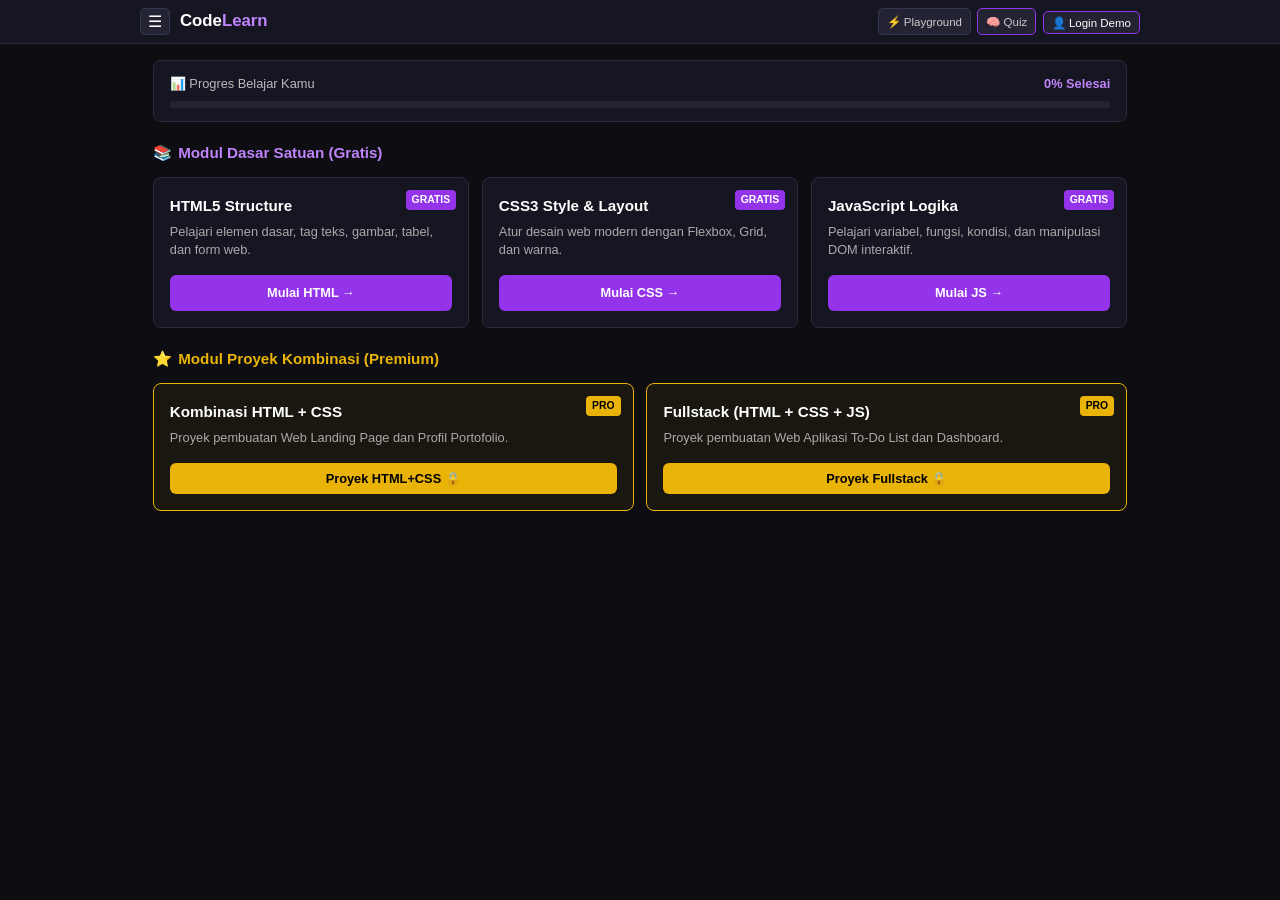
<file: index.html>
<!DOCTYPE html>
<html lang="id">
<head>
  <meta charset="UTF-8">
  <meta name="viewport" content="width=device-width, initial-scale=1.0">
  <title>CodeLearn - Platform Belajar Web Development</title>

  <style>
    * {
      box-sizing: border-box;
      margin: 0;
      padding: 0;
      font-family: -apple-system, BlinkMacSystemFont, "Segoe UI", Roboto, sans-serif;
    }
    body {
      background-color: #0d0d12;
      color: #ededed;
      line-height: 1.6;
      padding-bottom: 3rem;
    }

    /* --- NAVBAR HEADER --- */
    header {
      background-color: #161622;
      border-bottom: 1px solid #2a2a3c;
      padding: 0.5rem 0.8rem;
      position: sticky;
      top: 0;
      z-index: 90;
    }
    .nav-container {
      max-width: 1000px;
      margin: 0 auto;
      display: flex;
      justify-content: space-between;
      align-items: center;
    }
    .nav-left {
      display: flex;
      align-items: center;
      gap: 0.6rem;
    }
    .btn-hamburger {
      background: #232334;
      border: 1px solid #363650;
      color: #fff;
      font-size: 1rem;
      padding: 0.2rem 0.45rem;
      border-radius: 5px;
      cursor: pointer;
    }

    .logo {
      font-size: 1.05rem;
      font-weight: bold;
      color: #fff;
      text-decoration: none;
    }
    .logo span { color: #c084fc; }

    .nav-right {
      display: flex;
      align-items: center;
      gap: 0.4rem;
    }

    /* TOMBOL NAVBAR SUPER RINGKAS & KECIL */
    .btn-nav-sm {
      background: #232334;
      border: 1px solid #363650;
      color: #ccc;
      padding: 0.22rem 0.5rem;
      border-radius: 5px;
      font-size: 0.72rem;
      font-weight: 500;
      text-decoration: none;
      cursor: pointer;
      display: inline-flex;
      align-items: center;
      gap: 0.3rem;
      transition: all 0.2s;
    }
    .btn-nav-sm:hover { 
      background: #2d2d42; 
      color: #fff;
    }

    .btn-demo-login {
      background: #232334;
      border: 1px solid #9333ea;
      color: #fff;
    }
    .btn-demo-login:hover { background: #2e1d42; }

    /* PROFIL AKUN DEMO DI NAVBAR KANAN ATAS */
    .user-profile-badge {
      display: flex;
      align-items: center;
      gap: 0.4rem;
      background: #232334;
      border: 1px solid #363650;
      padding: 0.18rem 0.5rem 0.18rem 0.25rem;
      border-radius: 15px;
    }
    .user-avatar-placeholder {
      width: 22px;
      height: 22px;
      border-radius: 50%;
      background: #9333ea;
      color: #fff;
      display: flex;
      align-items: center;
      justify-content: center;
      font-size: 0.65rem;
      font-weight: bold;
      border: 1px solid #a855f7;
    }
    .user-name-text {
      font-size: 0.72rem;
      color: #fff;
      font-weight: 500;
      max-width: 90px;
      white-space: nowrap;
      overflow: hidden;
      text-overflow: ellipsis;
    }
    .btn-logout-icon {
      background: none;
      border: none;
      color: #ef4444;
      cursor: pointer;
      font-size: 0.75rem;
      margin-left: 0.1rem;
    }

    /* --- SIDEBAR DRAWER --- */
    .sidebar-overlay {
      position: fixed;
      top: 0; left: 0; right: 0; bottom: 0;
      background: rgba(0, 0, 0, 0.7);
      z-index: 100;
      opacity: 0;
      pointer-events: none;
      transition: opacity 0.3s ease;
    }
    .sidebar-overlay.active { opacity: 1; pointer-events: auto; }
    .sidebar {
      position: fixed;
      top: 0; left: 0;
      width: 260px;
      height: 100%;
      background: #161622;
      border-right: 1px solid #2a2a3c;
      z-index: 101;
      padding: 1rem;
      transform: translateX(-100%);
      transition: transform 0.3s ease;
      display: flex;
      flex-direction: column;
    }
    .sidebar.active { transform: translateX(0); }
    .sidebar-header {
      display: flex;
      justify-content: space-between;
      align-items: center;
      margin-bottom: 1.2rem;
      border-bottom: 1px solid #2a2a3c;
      padding-bottom: 0.6rem;
    }
    .btn-close { background: none; border: none; color: #aaa; font-size: 1.3rem; cursor: pointer; }
    .sidebar-menu { list-style: none; display: flex; flex-direction: column; gap: 0.4rem; overflow-y: auto; }
    .sidebar-menu a {
      display: flex;
      align-items: center;
      justify-content: space-between;
      padding: 0.55rem 0.7rem;
      color: #ddd;
      text-decoration: none;
      border-radius: 6px;
      font-size: 0.82rem;
      cursor: pointer;
    }
    .sidebar-menu a span { display: flex; align-items: center; gap: 0.7rem; }
    .sidebar-menu a:hover, .sidebar-menu a.active { background: #232334; color: #c084fc; }

    /* --- CONTENT AREA --- */
    .container { max-width: 1000px; margin: 1rem auto; padding: 0 0.8rem; }
    .progress-box {
      background: #161622;
      border: 1px solid #2a2a3c;
      border-radius: 8px;
      padding: 0.8rem 1rem;
      margin-bottom: 1.2rem;
    }
    .progress-info { display: flex; justify-content: space-between; font-size: 0.8rem; margin-bottom: 0.4rem; color: #bbb; }
    .progress-bar-bg { background: #232334; height: 7px; border-radius: 10px; overflow: hidden; }
    
    .progress-bar-fill { 
      background: linear-gradient(90deg, #9333ea, #c084fc); 
      height: 100%; 
      width: 0%; 
      border-radius: 10px; 
      transition: width 0.5s ease-in-out;
    }

    .section-title { font-size: 0.95rem; margin: 1.2rem 0 0.7rem 0; color: #c084fc; display: flex; align-items: center; gap: 0.4rem; font-weight: bold; }
    .grid { display: grid; grid-template-columns: repeat(auto-fit, minmax(260px, 1fr)); gap: 0.8rem; }
    .card { background-color: #161622; border: 1px solid #2a2a3c; border-radius: 8px; padding: 1rem; display: flex; flex-direction: column; justify-content: space-between; position: relative; }
    .card-pro { border-color: #eab308; background-color: #1a1710; }
    .badge { position: absolute; top: 12px; right: 12px; font-size: 0.65rem; padding: 2px 6px; border-radius: 4px; font-weight: bold; }
    .badge-free { background: #9333ea; color: #fff; }
    .badge-pro { background: #eab308; color: #000; }
    .card h3 { font-size: 0.95rem; color: #fff; margin-bottom: 0.3rem; }
    .card p { color: #aaa; font-size: 0.8rem; margin-bottom: 1rem; line-height: 1.4; }
    .btn-primary { display: block; width: 100%; text-align: center; padding: 0.5rem; background-color: #9333ea; color: #fff; font-weight: bold; border-radius: 6px; text-decoration: none; font-size: 0.8rem; border: none; cursor: pointer; }
    .btn-pro { background-color: #eab308; color: #000; }
  </style>
</head>
<body>

  <!-- NAVBAR HEADER -->
  <header>
    <div class="nav-container">
      <div class="nav-left">
        <button class="btn-hamburger" id="openMenuBtn">☰</button>
        <a href="index.html" class="logo">Code<span>Learn</span></a>
      </div>
      
      <div class="nav-right">
        <a href="playground.html" class="btn-nav-sm">⚡ Playground</a>
        <a href="quiz.html" class="btn-nav-sm" style="border-color: #9333ea;">🧠 Quiz</a>
        
        <div id="authNavArea">
          <button class="btn-nav-sm btn-demo-login" onclick="loginDemo()">
            👤 Login Demo
          </button>
        </div>
      </div>
    </div>
  </header>

  <!-- SIDEBAR MENU DRAWER -->
  <div class="sidebar-overlay" id="sidebarOverlay"></div>
  <aside class="sidebar" id="sidebar">
    <div class="sidebar-header">
      <a href="index.html" class="logo">Code<span>Learn</span></a>
      <button class="btn-close" id="closeMenuBtn">&times;</button>
    </div>
    <ul class="sidebar-menu">
      <li><a href="index.html" class="active"><span>🏠 Beranda</span></a></li>
      <li><a href="playground.html"><span>💻 Playground</span></a></li>
      <li><a href="quiz.html"><span>🧠 Quiz Interaktif</span></a></li>
      <li><hr style="border:0; border-top:1px solid #2a2a3c; margin:0.3rem 0;"></li>
      <li style="font-size:0.7rem; color:#888; padding:0.2rem 0.7rem; font-weight:bold;">MODUL DASAR</li>
      <li><a href="belajar.html?course=html"><span>🌐 HTML5 Structure</span></a></li>
      <li><a href="belajar.html?course=css"><span>🎨 CSS3 Style & Layout</span></a></li>
      <li><a href="belajar.html?course=js"><span>⚡ JavaScript Logika</span></a></li>
      
      <li style="font-size:0.7rem; color:#eab308; padding:0.2rem 0.7rem; font-weight:bold; margin-top:0.3rem;">MODUL PROYEK (PRO)</li>
      <li><a onclick="processDemoPayment('Modul HTML + CSS (Pro)')"><span>🚀 HTML + CSS</span> <span id="badgeHtmlCss" style="font-size:0.7rem; color:#eab308;">🔒</span></a></li>
      <li><a onclick="processDemoPayment('Modul Fullstack (Pro)')"><span>🔥 Fullstack (JS)</span> <span id="badgeFullstack" style="font-size:0.7rem; color:#eab308;">🔒</span></a></li>

      <li><hr style="border:0; border-top:1px solid #2a2a3c; margin:0.3rem 0;"></li>
      <li><a onclick="processDemoPayment('Akses Premium Full')" style="background: rgba(234, 179, 8, 0.1); border: 1px dashed #eab308;"><span>⭐ Akses Premium</span> <span id="badgePremiumSidebar" style="font-size:0.7rem; color:#eab308;">UPGRADE</span></a></li>
    </ul>
  </aside>

  <div class="container">
    <div class="progress-box">
      <div class="progress-info">
        <span>📊 Progres Belajar Kamu</span>
        <strong id="progressText" style="color:#c084fc;">0% Selesai</strong>
      </div>
      <div class="progress-bar-bg">
        <div id="progressBarFill" class="progress-bar-fill"></div>
      </div>
    </div>

    <div class="section-title">
      <span>📚</span> Modul Dasar Satuan (Gratis)
    </div>
    <div class="grid">
      <div class="card">
        <span class="badge badge-free">GRATIS</span>
        <h3>HTML5 Structure</h3>
        <p>Pelajari elemen dasar, tag teks, gambar, tabel, dan form web.</p>
        <a href="belajar.html?course=html" class="btn-primary">Mulai HTML →</a>
      </div>

      <div class="card">
        <span class="badge badge-free">GRATIS</span>
        <h3>CSS3 Style & Layout</h3>
        <p>Atur desain web modern dengan Flexbox, Grid, dan warna.</p>
        <a href="belajar.html?course=css" class="btn-primary">Mulai CSS →</a>
      </div>

      <div class="card">
        <span class="badge badge-free">GRATIS</span>
        <h3>JavaScript Logika</h3>
        <p>Pelajari variabel, fungsi, kondisi, dan manipulasi DOM interaktif.</p>
        <a href="belajar.html?course=js" class="btn-primary">Mulai JS →</a>
      </div>
    </div>

    <div class="section-title" style="color:#eab308;">
      <span>⭐</span> Modul Proyek Kombinasi (Premium)
    </div>
    <div class="grid">
      <div class="card card-pro">
        <span class="badge badge-pro" id="badgeCard1">PRO 🔒</span>
        <h3>Kombinasi HTML + CSS</h3>
        <p>Proyek pembuatan Web Landing Page dan Profil Portofolio.</p>
        <button onclick="processDemoPayment('Kombinasi HTML + CSS')" class="btn-primary btn-pro" id="btnCard1">Proyek HTML+CSS 🔒</button>
      </div>

      <div class="card card-pro">
        <span class="badge badge-pro" id="badgeCard2">PRO 🔒</span>
        <h3>Fullstack (HTML + CSS + JS)</h3>
        <p>Proyek pembuatan Web Aplikasi To-Do List dan Dashboard.</p>
        <button onclick="processDemoPayment('Fullstack JavaScript')" class="btn-primary btn-pro" id="btnCard2">Proyek Fullstack 🔒</button>
      </div>
    </div>
  </div>

  <!-- SCRIPT LOGIN DEMO & PEMBAYARAN -->
  <script>
    // Cek status login demo saat halaman dimuat
    function checkDemoAuth() {
      const demoUser = localStorage.getItem('codelearn_demouser');
      const isPremium = localStorage.getItem('codelearn_is_premium') === 'true';
      
      updateNavUI(demoUser);
      updateAppStatus(demoUser, isPremium);
    }

    function updateNavUI(username) {
      const authNavArea = document.getElementById('authNavArea');
      if (!authNavArea) return;

      if (username) {
        const initial = username.charAt(0).toUpperCase();
        authNavArea.innerHTML = `
          <div class="user-profile-badge">
            <div class="user-avatar-placeholder">${initial}</div>
            <span class="user-name-text">${username}</span>
            <button class="btn-logout-icon" onclick="logoutDemo()" title="Keluar">✕</button>
          </div>
        `;
      } else {
        authNavArea.innerHTML = `
          <button class="btn-nav-sm btn-demo-login" onclick="loginDemo()">
            👤 Login Demo
          </button>
        `;
      }
    }

    function updateAppStatus(username, isPremium) {
      // Tombol kartu Pro dan Sidebar
      const btnCard1 = document.getElementById('btnCard1');
      const btnCard2 = document.getElementById('btnCard2');
      const badgeCard1 = document.getElementById('badgeCard1');
      const badgeCard2 = document.getElementById('badgeCard2');
      const badgeHtmlCss = document.getElementById('badgeHtmlCss');
      const badgeFullstack = document.getElementById('badgeFullstack');
      const badgePremiumSidebar = document.getElementById('badgePremiumSidebar');

      if (isPremium) {
        if (btnCard1) { btnCard1.textContent = "Buka Proyek →"; btnCard1.style.background = "#22c55e"; btnCard1.style.color = "#fff"; }
        if (btnCard2) { btnCard2.textContent = "Buka Proyek →"; btnCard2.style.background = "#22c55e"; btnCard2.style.color = "#fff"; }
        if (badgeCard1) badgeCard1.textContent = "UNLOCKED";
        if (badgeCard2) badgeCard2.textContent = "UNLOCKED";
        if (badgeHtmlCss) badgeHtmlCss.textContent = "🔓";
        if (badgeFullstack) badgeFullstack.textContent = "🔓";
        if (badgePremiumSidebar) badgePremiumSidebar.textContent = "AKTIF ✓";
      } else {
        if (btnCard1) { btnCard1.textContent = "Proyek HTML+CSS 🔒"; btnCard1.style.background = ""; btnCard1.style.color = ""; }
        if (btnCard2) { btnCard2.textContent = "Proyek Fullstack 🔒"; btnCard2.style.background = ""; btnCard2.style.color = ""; }
        if (badgeCard1) badgeCard1.textContent = "PRO";
        if (badgeCard2) badgeCard2.textContent = "PRO";
        if (badgeHtmlCss) badgeHtmlCss.textContent = "🔒";
        if (badgeFullstack) badgeFullstack.textContent = "🔒";
        if (badgePremiumSidebar) badgePremiumSidebar.textContent = "UPGRADE";
      }

      // Progres belajar demo
      const progressText = document.getElementById('progressText');
      const progressBarFill = document.getElementById('progressBarFill');
      if (progressText && progressBarFill) {
        if (username) {
          progressText.textContent = "40% Selesai";
          progressBarFill.style.width = "40%";
        } else {
          progressText.textContent = "0% Selesai";
          progressBarFill.style.width = "0%";
        }
      }
    }

    window.loginDemo = function() {
      const nameInput = prompt("Masukkan Nama untuk Login Demo:", "Rahmat Kangkung");
      if (nameInput && nameInput.trim() !== "") {
        localStorage.setItem('codelearn_demouser', nameInput.trim());
        alert(`🎉 Berhasil Login sebagai "${nameInput.trim()}"!`);
        checkDemoAuth();
      }
    };

    window.logoutDemo = function() {
      if (confirm("Keluar dari Akun Demo?")) {
        localStorage.removeItem('codelearn_demouser');
        localStorage.removeItem('codelearn_is_premium');
        alert("Kamu telah keluar.");
        checkDemoAuth();
      }
    };

    // Simulasi Pembayaran (Hanya bisa dibeli jika sudah Login Demo)
    window.processDemoPayment = function(moduleName) {
      const demoUser = localStorage.getItem('codelearn_demouser');
      const isPremium = localStorage.getItem('codelearn_is_premium') === 'true';

      if (!demoUser) {
        alert("⚠️ Silakan klik 'Login Demo' di pojok kanan atas terlebih dahulu sebelum melakukan upgrade/pembayaran!");
        return;
      }

      if (isPremium) {
        alert(`✨ Akun kamu (${demoUser}) sudah memiliki Akses Premium! Semua modul proyek sudah terbuka.`);
        return;
      }

      const confirmPay = confirm(`⭐ SIMULASI PEMBAYARAN PREMIUM ⭐\n\nAkun Demo: ${demoUser}\nPilihan: ${moduleName}\nHarga Simulasi: Rp 45.000\n\nKlik OK untuk menyelesaikan pembayaran.`);
      if (confirmPay) {
        localStorage.setItem('codelearn_is_premium', 'true');
        alert("🎉 Pembayaran Sukses! Akun demo kamu sekarang berstatus PREMIUM dan seluruh kunci terbuka!");
        checkDemoAuth();
      }
    };

    // Jalankan pengecekan saat halaman siap
    window.addEventListener('DOMContentLoaded', checkDemoAuth);
  </script>

  <!-- SCRIPT SIDEBAR NAVIGATION -->
  <script>
    const sidebar = document.getElementById('sidebar');
    const sidebarOverlay = document.getElementById('sidebarOverlay');
    document.getElementById('openMenuBtn').addEventListener('click', () => {
      sidebar.classList.add('active');
      sidebarOverlay.classList.add('active');
    });
    document.getElementById('closeMenuBtn').addEventListener('click', closeMenu);
    sidebarOverlay.addEventListener('click', closeMenu);

    function closeMenu() {
      sidebar.classList.remove('active');
      sidebarOverlay.classList.remove('active');
    }
  </script>
</body>
</html>
</file>
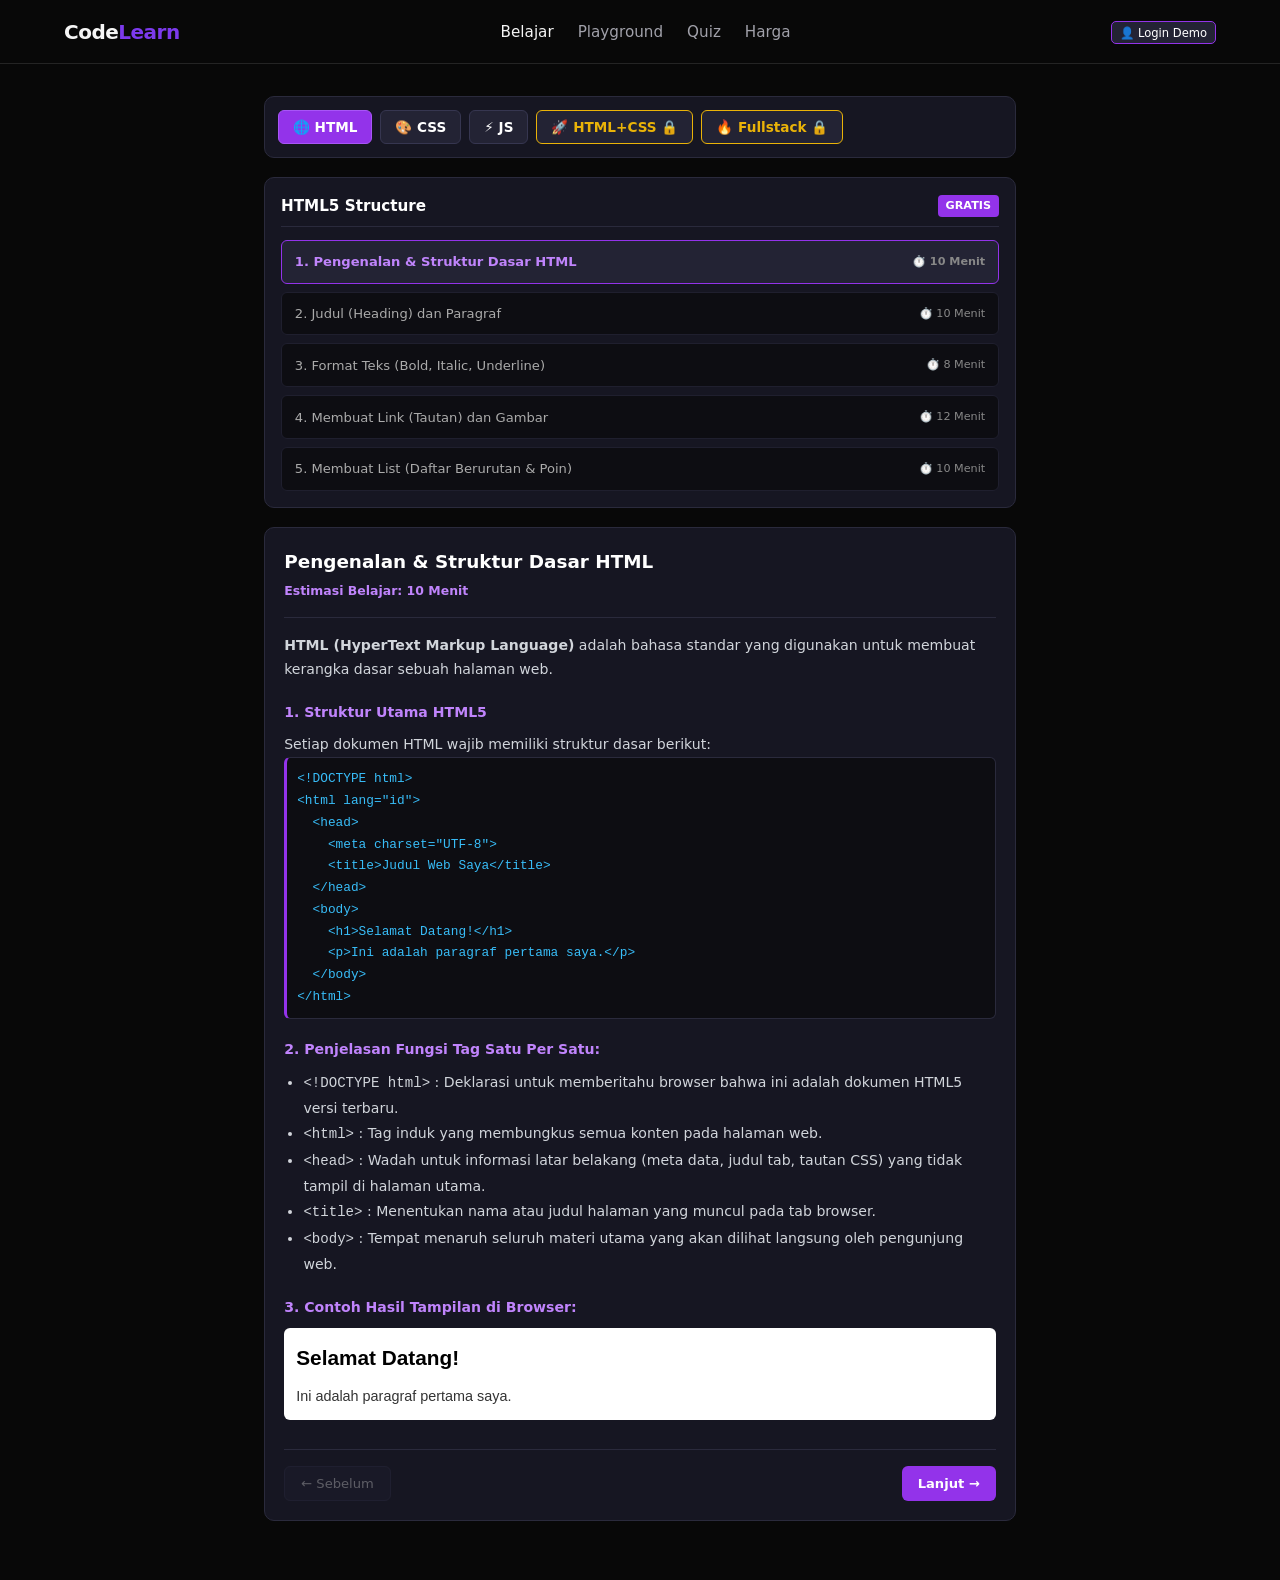
<file: belajar.html>
<!DOCTYPE html>
<html lang="id">
<head>
  <meta charset="UTF-8">
  <meta name="viewport" content="width=device-width, initial-scale=1.0">
  <title>Jalur Belajar - CodeLearn</title>
  <link rel="stylesheet" href="css/style.css">
  <style>
    .btn-module {
      background: #000;
      border: 1px solid #333;
      color: #888;
      padding: 0.6rem 1.2rem;
      border-radius: 6px;
      cursor: pointer;
      font-weight: bold;
      font-size: 0.9rem;
      white-space: nowrap;
      transition: all 0.2s;
    }
    .btn-module:hover {
      color: #fff;
      border-color: #555;
    }
    .btn-module.active-mod {
      background: #9333ea;
      color: #fff;
      border-color: #c084fc;
    }

    /* TOMBOL & BADGE DEMO LOGIN DI NAVBAR */
    .btn-demo-login {
      background: #232334;
      border: 1px solid #9333ea;
      color: #fff;
      padding: 0.22rem 0.5rem;
      border-radius: 5px;
      font-size: 0.72rem;
      cursor: pointer;
    }
    .btn-demo-login:hover { background: #2e1d42; }

    .user-profile-badge {
      display: flex;
      align-items: center;
      gap: 0.4rem;
      background: #232334;
      border: 1px solid #363650;
      padding: 0.18rem 0.5rem 0.18rem 0.25rem;
      border-radius: 15px;
    }
    .user-avatar-placeholder {
      width: 22px;
      height: 22px;
      border-radius: 50%;
      background: #9333ea;
      color: #fff;
      display: flex;
      align-items: center;
      justify-content: center;
      font-size: 0.65rem;
      font-weight: bold;
      border: 1px solid #a855f7;
    }
    .user-name-text {
      font-size: 0.72rem;
      color: #fff;
      font-weight: 500;
      max-width: 90px;
      white-space: nowrap;
      overflow: hidden;
      text-overflow: ellipsis;
    }
    .btn-logout-icon {
      background: none;
      border: none;
      color: #ef4444;
      cursor: pointer;
      font-size: 0.75rem;
      margin-left: 0.1rem;
    }
  </style>
</head>
<body>

  <!-- Navbar -->
  <nav class="navbar">
    <div class="container nav-container">
      <a href="index.html" class="logo">Code<span>Learn</span></a>
      <ul class="nav-links">
        <li><a href="belajar.html" class="active">Belajar</a></li>
        <li><a href="playground.html">Playground</a></li>
        <li><a href="quiz.html">Quiz</a></li>
        <li><a href="pricing.html">Harga</a></li>
      </ul>
      <div id="authNavContainer">
        <button class="btn-demo-login" onclick="loginDemo()">👤 Login Demo</button>
      </div>
    </div>
  </nav>

  <!-- Container Utama -->
  <main class="container" style="margin-top:2rem; margin-bottom:4rem; max-width:800px;">
    <div id="materiApp">
      <!-- Konten Materi Belajar Akan Dimuat Di Sini -->
      <div class="card" style="padding: 1.5rem; background: #161622; border: 1px solid #2a2a3c; border-radius: 8px;">
        <h3 style="color: #fff; margin-bottom: 0.5rem;">📚 Modul Belajar CodeLearn</h3>
        <p style="color: #aaa; font-size: 0.9rem; margin-bottom: 1rem;">Pilih materi dasar atau modul proyek Pro melalui navigasi atau halaman harga.</p>
        <div style="display: flex; gap: 0.5rem; flex-wrap: wrap;">
          <a href="pricing.html" class="btn-module active-mod" style="text-decoration:none; display:inline-block;">⭐ Cek Status & Upgrade Premium</a>
        </div>
      </div>
    </div>
  </main>

  <!-- Script Navbar & Login Demo -->
  <script>
    function checkDemoAuthBelajar() {
      const demoUser = localStorage.getItem('codelearn_demouser');
      const isPremium = localStorage.getItem('codelearn_is_premium') === 'true';
      const authContainer = document.getElementById('authNavContainer');

      if (!authContainer) return;

      if (demoUser) {
        const initial = demoUser.charAt(0).toUpperCase();
        authContainer.innerHTML = `
          <div class="user-profile-badge">
            <div class="user-avatar-placeholder">${initial}</div>
            <span class="user-name-text">${demoUser}</span>
            <button class="btn-logout-icon" onclick="logoutDemo()" title="Keluar">✕</button>
          </div>
        `;
      } else {
        authContainer.innerHTML = `
          <button class="btn-demo-login" onclick="loginDemo()">👤 Login Demo</button>
        `;
      }
    }

    window.loginDemo = function() {
      const nameInput = prompt("Masukkan Nama untuk Login Demo:", "Budi Santoso");
      if (nameInput && nameInput.trim() !== "") {
        localStorage.setItem('codelearn_demouser', nameInput.trim());
        alert(`🎉 Berhasil Login sebagai "${nameInput.trim()}"!`);
        checkDemoAuthBelajar();
      }
    };

    window.logoutDemo = function() {
      if (confirm("Keluar dari Akun Demo?")) {
        localStorage.removeItem('codelearn_demouser');
        localStorage.removeItem('codelearn_is_premium');
        alert("Kamu telah keluar.");
        checkDemoAuthBelajar();
      }
    };

    window.addEventListener('DOMContentLoaded', checkDemoAuthBelajar);
  </script>

  <!-- Script Imports -->
  <script src="js/materi-data.js"></script>
  <script src="js/belajar.js"></script>
</body>
</html>
</file>
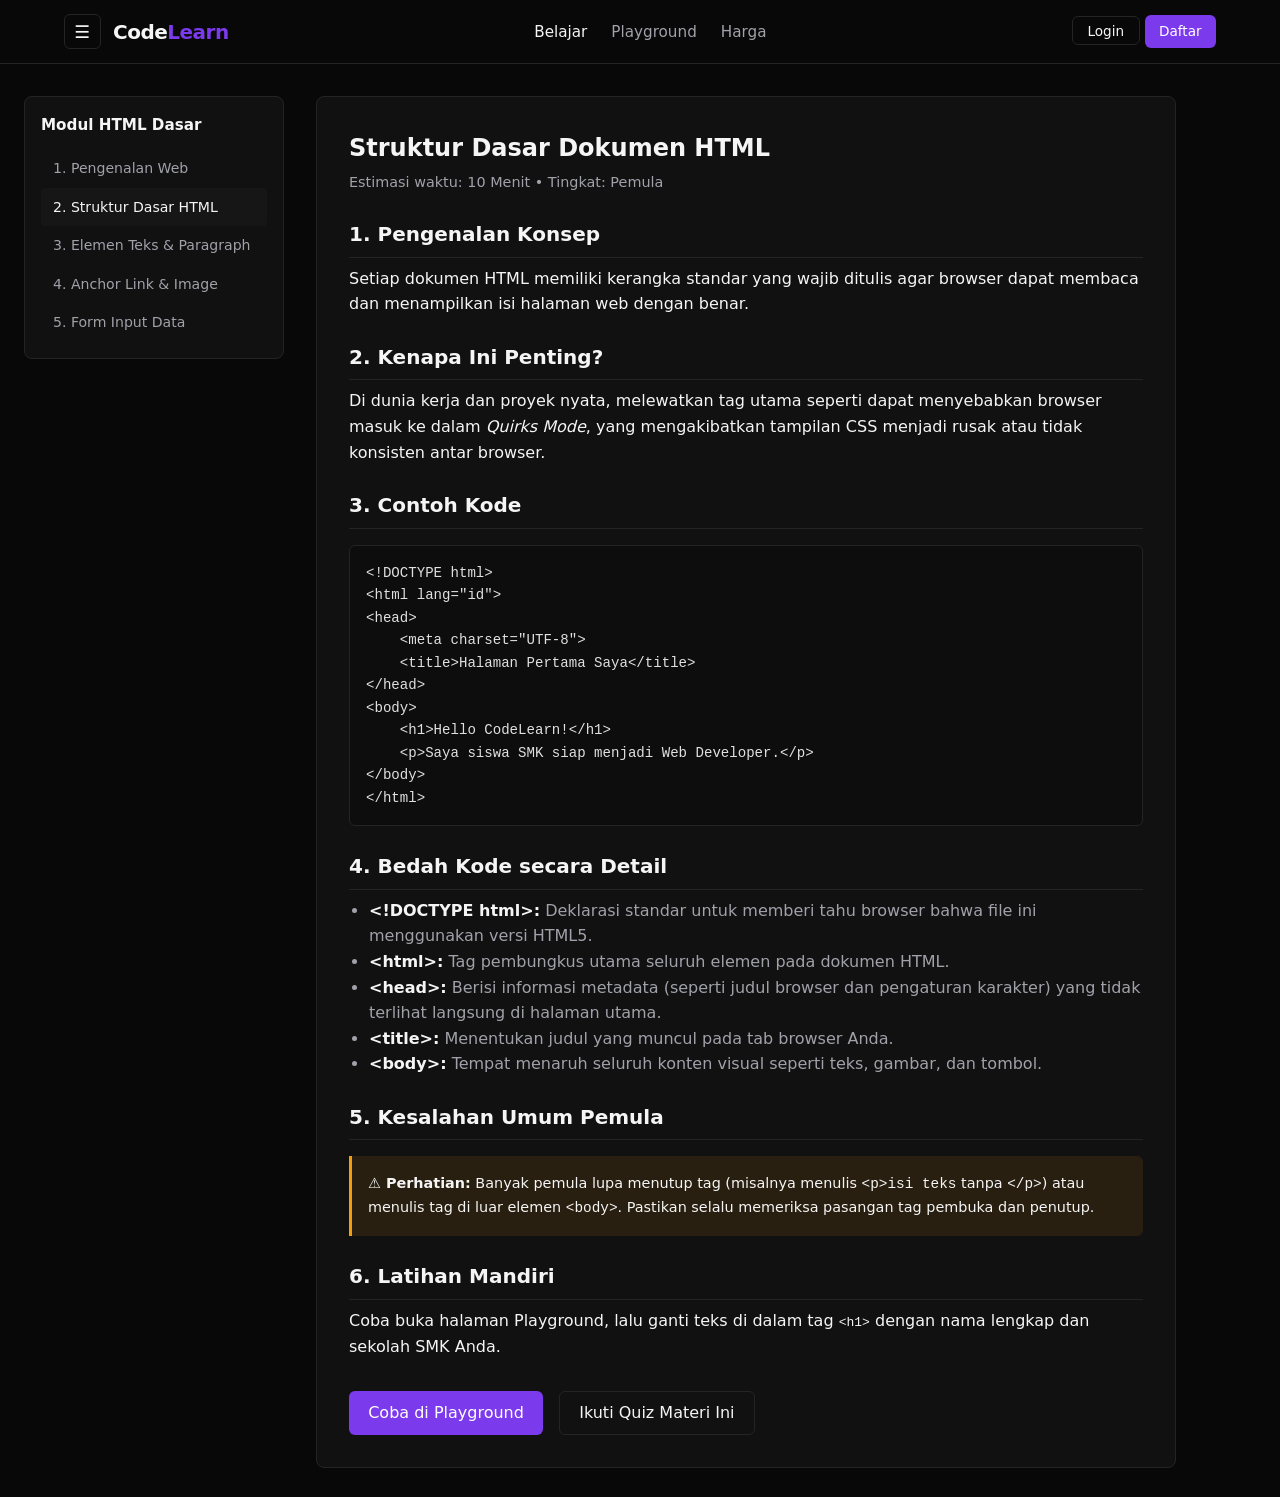
<file: materi.html>
<!DOCTYPE html>
<html lang="id">
<head>
  <meta charset="UTF-8">
  <meta name="viewport" content="width=device-width, initial-scale=1.0">
  <title>Materi: Struktur Dasar HTML - CodeLearn</title>
  <link rel="stylesheet" href="css/style.css">
  <style>
    .lesson-container {
      display: grid;
      grid-template-columns: 260px 1fr;
      gap: 2rem;
      margin: 2rem 0;
    }
    .lesson-sidebar {
      background-color: var(--bg-card);
      border: 1px solid var(--border-color);
      border-radius: 8px;
      padding: 1rem;
      height: fit-content;
    }
    .lesson-nav {
      list-style: none;
    }
    .lesson-nav li a {
      display: block;
      padding: 0.5rem 0.75rem;
      color: var(--text-muted);
      border-radius: 4px;
      font-size: 0.88rem;
    }
    .lesson-nav li.active a, .lesson-nav li a:hover {
      background-color: var(--bg-card-hover);
      color: var(--text-main);
    }
    .content-box {
      background-color: var(--bg-card);
      border: 1px solid var(--border-color);
      border-radius: 8px;
      padding: 2rem;
    }
    .content-box h2 {
      margin: 1.5rem 0 0.5rem 0;
      border-bottom: 1px solid var(--border-color);
      padding-bottom: 0.4rem;
      font-size: 1.25rem;
    }
    .callout-warning {
      background-color: rgba(245, 158, 11, 0.1);
      border-left: 3px solid var(--warning);
      padding: 1rem;
      margin: 1rem 0;
      border-radius: 0 6px 6px 0;
      font-size: 0.9rem;
    }
    @media (max-width: 768px) {
      .lesson-container {
        grid-template-columns: 1fr;
      }
    }
  </style>
</head>
<body>
  <nav class="navbar">
    <div class="container nav-container">
      <div class="brand">
        <button class="hamburger-btn" id="hamburgerBtn">☰</button>
        <a href="index.html" class="logo">Code<span>Learn</span></a>
      </div>
      <ul class="nav-links">
        <li><a href="belajar.html" class="active">Belajar</a></li>
        <li><a href="playground.html">Playground</a></li>
        <li><a href="pricing.html">Harga</a></li>
      </ul>
      <div id="authNavContainer"></div>
    </div>
  </nav>

  <div class="sidebar-overlay" id="sidebarOverlay"></div>
  <aside class="sidebar" id="sidebar">
    <div class="sidebar-header">
      <div class="logo">Code<span>Learn</span></div>
      <button class="sidebar-close" id="sidebarClose">&times;</button>
    </div>
    <div class="sidebar-section-title">NAVIGASI MATERI</div>
    <ul class="sidebar-menu">
      <li><a href="belajar.html">← Kembali ke Jalur Belajar</a></li>
    </ul>
  </aside>

  <main class="container lesson-container">
    <aside class="lesson-sidebar">
      <h4 style="margin-bottom:0.75rem; font-size:0.95rem;">Modul HTML Dasar</h4>
      <ul class="lesson-nav">
        <li><a href="#">1. Pengenalan Web</a></li>
        <li class="active"><a href="#">2. Struktur Dasar HTML</a></li>
        <li><a href="#">3. Elemen Teks & Paragraph</a></li>
        <li><a href="#">4. Anchor Link & Image</a></li>
        <li><a href="#">5. Form Input Data</a></li>
      </ul>
    </aside>

    <article class="content-box">
      <h1>Struktur Dasar Dokumen HTML</h1>
      <p style="color:var(--text-muted); font-size:0.9rem; margin-top:0.25rem;">Estimasi waktu: 10 Menit • Tingkat: Pemula</p>

      <h2>1. Pengenalan Konsep</h2>
      <p>Setiap dokumen HTML memiliki kerangka standar yang wajib ditulis agar browser dapat membaca dan menampilkan isi halaman web dengan benar.</p>

      <h2>2. Kenapa Ini Penting?</h2>
      <p>Di dunia kerja dan proyek nyata, melewatkan tag utama seperti <code><!DOCTYPE html></code> dapat menyebabkan browser masuk ke dalam <em>Quirks Mode</em>, yang mengakibatkan tampilan CSS menjadi rusak atau tidak konsisten antar browser.</p>

      <h2>3. Contoh Kode</h2>
      <div class="code-block">&lt;!DOCTYPE html&gt;
&lt;html lang="id"&gt;
&lt;head&gt;
    &lt;meta charset="UTF-8"&gt;
    &lt;title&gt;Halaman Pertama Saya&lt;/title&gt;
&lt;/head&gt;
&lt;body&gt;
    &lt;h1&gt;Hello CodeLearn!&lt;/h1&gt;
    &lt;p&gt;Saya siswa SMK siap menjadi Web Developer.&lt;/p&gt;
&lt;/body&gt;
&lt;/html&gt;</div>

      <h2>4. Bedah Kode secara Detail</h2>
      <ul style="margin-left: 1.25rem; color: var(--text-muted);">
        <li><strong style="color:var(--text-main);">&lt;!DOCTYPE html&gt;:</strong> Deklarasi standar untuk memberi tahu browser bahwa file ini menggunakan versi HTML5.</li>
        <li><strong style="color:var(--text-main);">&lt;html&gt;:</strong> Tag pembungkus utama seluruh elemen pada dokumen HTML.</li>
        <li><strong style="color:var(--text-main);">&lt;head&gt;:</strong> Berisi informasi metadata (seperti judul browser dan pengaturan karakter) yang tidak terlihat langsung di halaman utama.</li>
        <li><strong style="color:var(--text-main);">&lt;title&gt;:</strong> Menentukan judul yang muncul pada tab browser Anda.</li>
        <li><strong style="color:var(--text-main);">&lt;body&gt;:</strong> Tempat menaruh seluruh konten visual seperti teks, gambar, dan tombol.</li>
      </ul>

      <h2>5. Kesalahan Umum Pemula</h2>
      <div class="callout-warning">
        <strong>⚠️ Perhatian:</strong> Banyak pemula lupa menutup tag (misalnya menulis <code>&lt;p&gt;isi teks</code> tanpa <code>&lt;/p&gt;</code>) atau menulis tag di luar elemen <code>&lt;body&gt;</code>. Pastikan selalu memeriksa pasangan tag pembuka dan penutup.
      </div>

      <h2>6. Latihan Mandiri</h2>
      <p>Coba buka halaman Playground, lalu ganti teks di dalam tag <code>&lt;h1&gt;</code> dengan nama lengkap dan sekolah SMK Anda.</p>

      <div style="margin-top: 2rem; display:flex; gap:1rem;">
        <a href="playground.html" class="btn-primary">Coba di Playground</a>
        <a href="quiz.html" class="btn-outline">Ikuti Quiz Materi Ini</a>
      </div>
    </article>
  </main>

  <script src="js/script.js"></script>
</body>
</html>
</file>
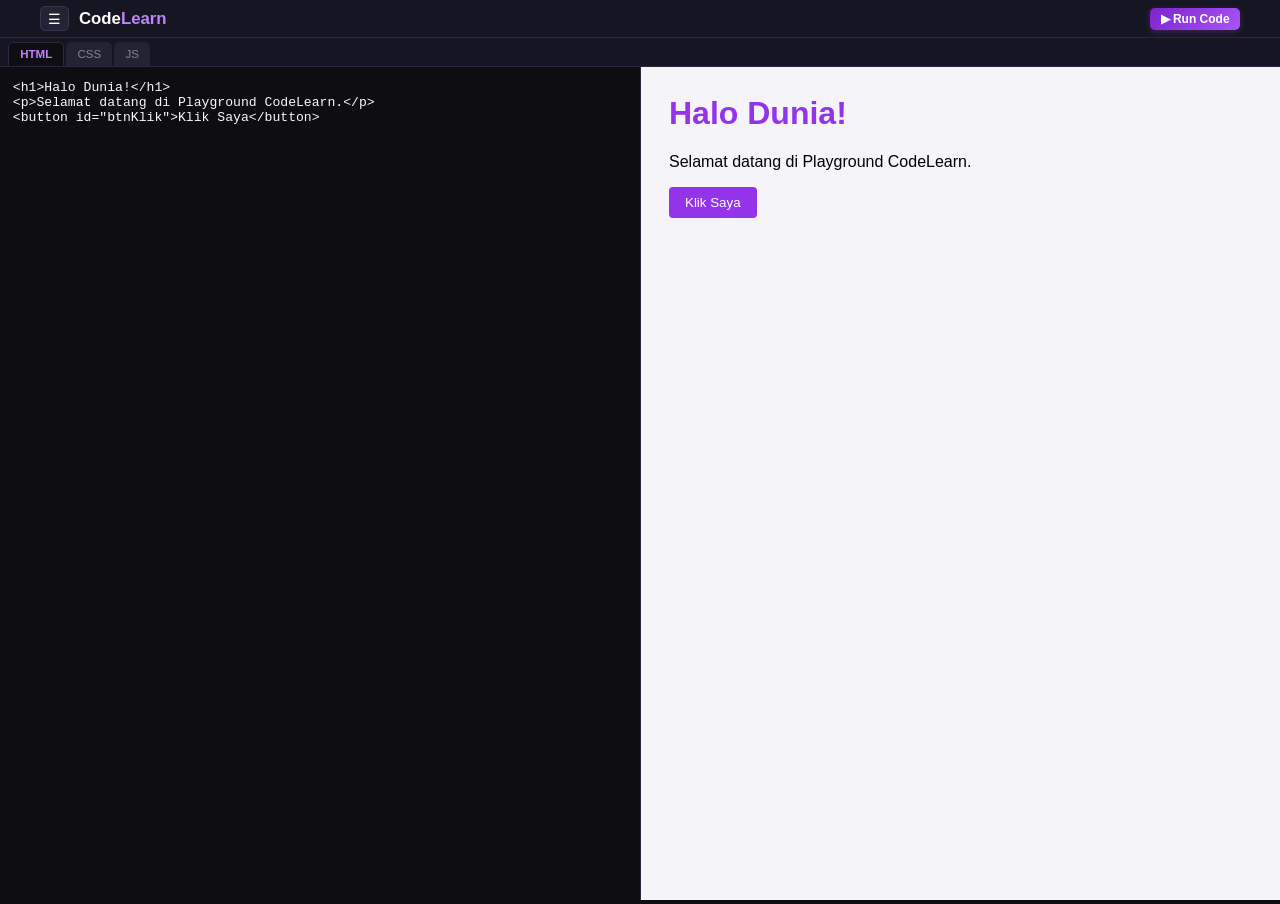
<file: playground.html>
<!DOCTYPE html>
<html lang="id">
<head>
  <meta charset="UTF-8">
  <meta name="viewport" content="width=device-width, initial-scale=1.0">
  <title>CodeLearn - Playground Editor</title>

  <style>
    * {
      box-sizing: border-box;
      margin: 0;
      padding: 0;
      font-family: -apple-system, BlinkMacSystemFont, "Segoe UI", Roboto, sans-serif;
    }
    body {
      background-color: #0d0d12;
      color: #ededed;
      height: 100vh;
      display: flex;
      flex-direction: column;
      overflow: hidden;
    }

    /* --- NAVBAR HEADER --- */
    header {
      background-color: #161622;
      border-bottom: 1px solid #2a2a3c;
      padding: 0.4rem 0.8rem;
    }
    .nav-container {
      max-width: 1200px;
      margin: 0 auto;
      display: flex;
      justify-content: space-between;
      align-items: center;
    }
    .nav-left {
      display: flex;
      align-items: center;
      gap: 0.6rem;
    }
    .btn-hamburger {
      background: #232334;
      border: 1px solid #363650;
      color: #fff;
      font-size: 0.9rem;
      padding: 0.2rem 0.45rem;
      border-radius: 5px;
      cursor: pointer;
    }
    .logo {
      font-size: 1.05rem;
      font-weight: bold;
      color: #fff;
      text-decoration: none;
    }
    .logo span { color: #c084fc; }

    /* TOMBOL RUN CODE UNGU RINGKAS */
    .btn-run-sm {
      background: linear-gradient(135deg, #7e22ce, #a855f7);
      border: none;
      color: #fff;
      padding: 0.25rem 0.65rem;
      border-radius: 5px;
      font-size: 0.75rem;
      font-weight: 600;
      cursor: pointer;
      display: inline-flex;
      align-items: center;
      gap: 0.3rem;
      transition: all 0.2s;
      box-shadow: 0 2px 6px rgba(168, 85, 247, 0.25);
    }
    .btn-run-sm:hover {
      background: linear-gradient(135deg, #6b21a8, #9333ea);
      transform: translateY(-1px);
    }

    /* SIDEBAR DRAWER */
    .sidebar-overlay {
      position: fixed;
      top: 0; left: 0; right: 0; bottom: 0;
      background: rgba(0, 0, 0, 0.7);
      z-index: 100;
      opacity: 0;
      pointer-events: none;
      transition: opacity 0.3s ease;
    }
    .sidebar-overlay.active { opacity: 1; pointer-events: auto; }
    .sidebar {
      position: fixed;
      top: 0; left: 0;
      width: 240px;
      height: 100%;
      background: #161622;
      border-right: 1px solid #2a2a3c;
      z-index: 101;
      padding: 1rem;
      transform: translateX(-100%);
      transition: transform 0.3s ease;
      display: flex;
      flex-direction: column;
    }
    .sidebar.active { transform: translateX(0); }
    .sidebar-header {
      display: flex;
      justify-content: space-between;
      align-items: center;
      margin-bottom: 1.2rem;
      border-bottom: 1px solid #2a2a3c;
      padding-bottom: 0.6rem;
    }
    .btn-close { background: none; border: none; color: #aaa; font-size: 1.2rem; cursor: pointer; }
    .sidebar-menu { list-style: none; display: flex; flex-direction: column; gap: 0.4rem; }
    .sidebar-menu a {
      display: flex;
      align-items: center;
      gap: 0.7rem;
      padding: 0.55rem 0.7rem;
      color: #ddd;
      text-decoration: none;
      border-radius: 6px;
      font-size: 0.82rem;
    }
    .sidebar-menu a:hover, .sidebar-menu a.active { background: #232334; color: #c084fc; }

    /* LAYOUT EDITOR PLAYGROUND */
    .playground-container {
      flex: 1;
      display: flex;
      flex-direction: column;
      height: calc(100vh - 45px);
    }

    /* TAB EDITOR RINGKAS */
    .editor-tabs {
      background: #161622;
      border-bottom: 1px solid #2a2a3c;
      display: flex;
      gap: 2px;
      padding: 0 0.5rem;
    }
    .tab-btn {
      background: #232334;
      border: none;
      color: #888;
      padding: 0.3rem 0.7rem;
      font-size: 0.72rem;
      cursor: pointer;
      border-top-left-radius: 5px;
      border-top-right-radius: 5px;
      margin-top: 4px;
    }
    .tab-btn.active {
      background: #0d0d12;
      color: #c084fc;
      font-weight: bold;
      border: 1px solid #2a2a3c;
      border-bottom: 1px solid #0d0d12;
    }

    .workspace {
      flex: 1;
      display: flex;
      flex-direction: row;
      height: 100%;
    }
    @media (max-width: 768px) {
      .workspace { flex-direction: column; }
    }

    .editor-area {
      flex: 1;
      background: #0d0d12;
      position: relative;
    }
    .code-input {
      width: 100%;
      height: 100%;
      background: transparent;
      color: #f8fafc;
      border: none;
      padding: 0.8rem;
      font-family: "Courier New", Courier, monospace;
      font-size: 0.82rem;
      resize: none;
      outline: none;
    }

    .preview-area {
      flex: 1;
      background: #ffffff;
      border-left: 1px solid #2a2a3c;
    }
    iframe {
      width: 100%;
      height: 100%;
      border: none;
      background: #ffffff;
    }
  </style>
</head>
<body>

  <!-- NAVBAR HEADER -->
  <header>
    <div class="nav-container">
      <div class="nav-left">
        <button class="btn-hamburger" id="openMenuBtn">☰</button>
        <a href="index.html" class="logo">Code<span>Learn</span></a>
      </div>
      
      <!-- Tombol Run Code Ungu Ringkas -->
      <button class="btn-run-sm" onclick="runCode()">
        ▶ Run Code
      </button>
    </div>
  </header>

  <!-- SIDEBAR MENU DRAWER -->
  <div class="sidebar-overlay" id="sidebarOverlay"></div>
  <aside class="sidebar" id="sidebar">
    <div class="sidebar-header">
      <a href="index.html" class="logo">Code<span>Learn</span></a>
      <button class="btn-close" id="closeMenuBtn">&times;</button>
    </div>
    <ul class="sidebar-menu">
      <li><a href="index.html">🏠 Beranda</a></li>
      <li><a href="playground.html" class="active">💻 Playground</a></li>
      <li><a href="belajar.html?course=html">🌐 Materi HTML5</a></li>
      <li><a href="belajar.html?course=css">🎨 Materi CSS3</a></li>
      <li><a href="belajar.html?course=js">⚡ Materi JavaScript</a></li>
    </ul>
  </aside>

  <!-- PLAYGROUND WORKSPACE -->
  <div class="playground-container">
    <div class="editor-tabs">
      <button class="tab-btn active" onclick="switchTab('html')">HTML</button>
      <button class="tab-btn" onclick="switchTab('css')">CSS</button>
      <button class="tab-btn" onclick="switchTab('js')">JS</button>
    </div>

    <div class="workspace">
      <div class="editor-area">
        <textarea id="htmlInput" class="code-input" placeholder="Tulis HTML di sini..."><h1>Halo Dunia!</h1>
<p>Selamat datang di Playground CodeLearn.</p>
<button id="btnKlik">Klik Saya</button></textarea>

        <textarea id="cssInput" class="code-input" style="display:none;" placeholder="Tulis CSS di sini...">body {
  font-family: Arial, sans-serif;
  padding: 20px;
  background-color: #f4f4f9;
}
h1 { color: #9333ea; }
button {
  padding: 8px 16px;
  background: #9333ea;
  color: white;
  border: none;
  border-radius: 4px;
  cursor: pointer;
}</textarea>

        <textarea id="jsInput" class="code-input" style="display:none;" placeholder="Tulis JS di sini...">document.getElementById('btnKlik').addEventListener('click', () => {
  alert('Tombol berhasil diklik!');
});</textarea>
      </div>

      <div class="preview-area">
        <iframe id="outputFrame"></iframe>
      </div>
    </div>
  </div>

  <!-- SCRIPT PLAYGROUND LOGIC -->
  <script>
    let currentTab = 'html';
    function switchTab(tab) {
      currentTab = tab;
      document.querySelectorAll('.tab-btn').forEach(btn => btn.classList.remove('active'));
      document.getElementById('htmlInput').style.display = 'none';
      document.getElementById('cssInput').style.display = 'none';
      document.getElementById('jsInput').style.display = 'none';

      if(tab === 'html') {
        document.getElementById('htmlInput').style.display = 'block';
        event.target.classList.add('active');
      } else if(tab === 'css') {
        document.getElementById('cssInput').style.display = 'block';
        event.target.classList.add('active');
      } else if(tab === 'js') {
        document.getElementById('jsInput').style.display = 'block';
        event.target.classList.add('active');
      }
    }

    function runCode() {
      const html = document.getElementById('htmlInput').value;
      const css = `<style>${document.getElementById('cssInput').value}</style>`;
      const js = `<script>${document.getElementById('jsInput').value}<\/script>`;

      const iframe = document.getElementById('outputFrame').contentWindow.document;
      iframe.open();
      iframe.write(html + css + js);
      iframe.close();
    }

    window.onload = runCode;

    const sidebar = document.getElementById('sidebar');
    const sidebarOverlay = document.getElementById('sidebarOverlay');
    document.getElementById('openMenuBtn').addEventListener('click', () => {
      sidebar.classList.add('active');
      sidebarOverlay.classList.add('active');
    });
    document.getElementById('closeMenuBtn').addEventListener('click', closeMenu);
    sidebarOverlay.addEventListener('click', closeMenu);

    function closeMenu() {
      sidebar.classList.remove('active');
      sidebarOverlay.classList.remove('active');
    }
  </script>
</body>
</html>
</file>
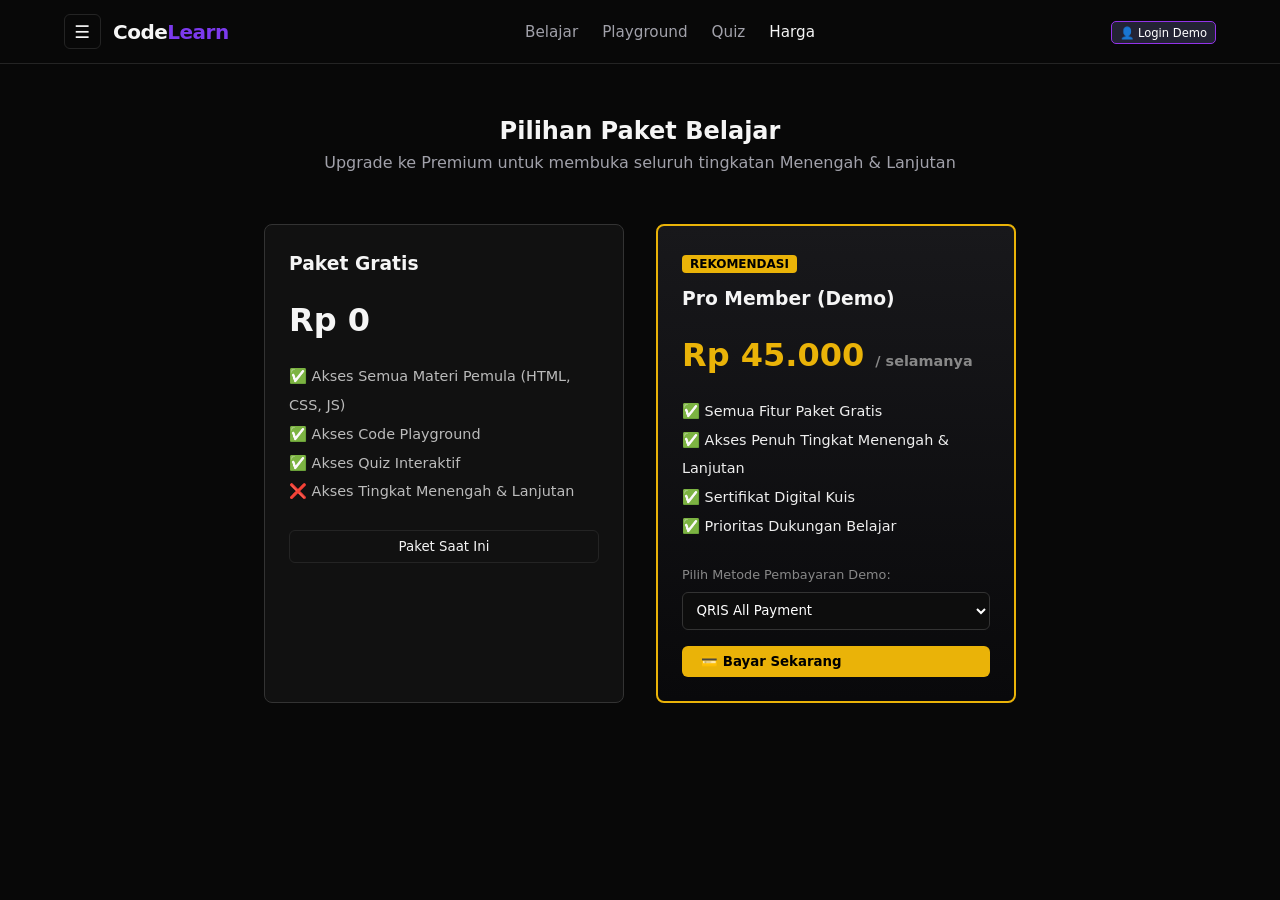
<file: pricing.html>
<!DOCTYPE html>
<html lang="id">
<head>
  <meta charset="UTF-8">
  <meta name="viewport" content="width=device-width, initial-scale=1.0">
  <title>Harga & Premium - CodeLearn</title>
  <link rel="stylesheet" href="css/style.css">
  <style>
    /* --- SIDEBAR DRAWER TAMBAHAN --- */
    .sidebar-overlay {
      position: fixed;
      top: 0; left: 0; right: 0; bottom: 0;
      background: rgba(0, 0, 0, 0.7);
      z-index: 100;
      opacity: 0;
      pointer-events: none;
      transition: opacity 0.3s ease;
    }
    .sidebar-overlay.active { opacity: 1; pointer-events: auto; }
    .sidebar {
      position: fixed;
      top: 0; left: 0;
      width: 260px;
      height: 100%;
      background: #161622;
      border-right: 1px solid #2a2a3c;
      z-index: 101;
      padding: 1rem;
      transform: translateX(-100%);
      transition: transform 0.3s ease;
      display: flex;
      flex-direction: column;
    }
    .sidebar.active { transform: translateX(0); }
    .sidebar-header {
      display: flex;
      justify-content: space-between;
      align-items: center;
      margin-bottom: 1.2rem;
      border-bottom: 1px solid #2a2a3c;
      padding-bottom: 0.6rem;
    }
    .btn-close { background: none; border: none; color: #aaa; font-size: 1.3rem; cursor: pointer; }
    .sidebar-menu { list-style: none; display: flex; flex-direction: column; gap: 0.4rem; overflow-y: auto; }
    .sidebar-menu a {
      display: flex;
      align-items: center;
      justify-content: space-between;
      padding: 0.55rem 0.7rem;
      color: #ddd;
      text-decoration: none;
      border-radius: 6px;
      font-size: 0.82rem;
      cursor: pointer;
    }
    .sidebar-menu a span { display: flex; align-items: center; gap: 0.7rem; }
    .sidebar-menu a:hover, .sidebar-menu a.active { background: #232334; color: #c084fc; }

    /* TOMBOL & BADGE DEMO LOGIN */
    .btn-demo-login {
      background: #232334;
      border: 1px solid #9333ea;
      color: #fff;
      padding: 0.22rem 0.5rem;
      border-radius: 5px;
      font-size: 0.72rem;
      cursor: pointer;
    }
    .btn-demo-login:hover { background: #2e1d42; }

    .user-profile-badge {
      display: flex;
      align-items: center;
      gap: 0.4rem;
      background: #232334;
      border: 1px solid #363650;
      padding: 0.18rem 0.5rem 0.18rem 0.25rem;
      border-radius: 15px;
    }
    .user-avatar-placeholder {
      width: 22px;
      height: 22px;
      border-radius: 50%;
      background: #9333ea;
      color: #fff;
      display: flex;
      align-items: center;
      justify-content: center;
      font-size: 0.65rem;
      font-weight: bold;
      border: 1px solid #a855f7;
    }
    .user-name-text {
      font-size: 0.72rem;
      color: #fff;
      font-weight: 500;
      max-width: 90px;
      white-space: nowrap;
      overflow: hidden;
      text-overflow: ellipsis;
    }
    .btn-logout-icon {
      background: none;
      border: none;
      color: #ef4444;
      cursor: pointer;
      font-size: 0.75rem;
      margin-left: 0.1rem;
    }
  </style>
</head>
<body>
  <!-- Navbar -->
  <nav class="navbar">
    <div class="container nav-container">
      <div class="brand">
        <button class="hamburger-btn" id="hamburgerBtn" aria-label="Menu">☰</button>
        <a href="index.html" class="logo">Code<span>Learn</span></a>
      </div>
      <ul class="nav-links">
        <li><a href="belajar.html">Belajar</a></li>
        <li><a href="playground.html">Playground</a></li>
        <li><a href="quiz.html">Quiz</a></li>
        <li><a href="pricing.html" class="active">Harga</a></li>
      </ul>
      <div id="authNavContainer">
        <button class="btn-demo-login" onclick="loginDemo()">👤 Login Demo</button>
      </div>
    </div>
  </nav>

  <!-- SIDEBAR MENU DRAWER (GARIS 3) -->
  <div class="sidebar-overlay" id="sidebarOverlay"></div>
  <aside class="sidebar" id="sidebar">
    <div class="sidebar-header">
      <a href="index.html" class="logo">Code<span>Learn</span></a>
      <button class="btn-close" id="closeMenuBtn">&times;</button>
    </div>
    <ul class="sidebar-menu">
      <li><a href="index.html"><span>🏠 Beranda</span></a></li>
      <li><a href="belajar.html"><span>📚 Materi Belajar</span></a></li>
      <li><a href="playground.html"><span>💻 Playground</span></a></li>
      <li><a href="quiz.html"><span>❓ Quiz</span></a></li>
      <li><a href="pricing.html" class="active"><span>⭐ Harga & Premium</span></a></li>
      <li><hr style="border:0; border-top:1px solid #2a2a3c; margin:0.3rem 0;"></li>
      <li style="font-size:0.7rem; color:#eab308; padding:0.2rem 0.7rem; font-weight:bold; margin-top:0.3rem;">MODUL PROYEK (PRO)</li>
      <li><a onclick="openProModule('Modul HTML + CSS (Pro)')"><span>🚀 HTML + CSS</span> <span id="badgeSidebar1" style="font-size:0.7rem; color:#eab308;">🔒</span></a></li>
      <li><a onclick="openProModule('Modul Fullstack (Pro)')"><span>🔥 Fullstack (JS)</span> <span id="badgeSidebar2" style="font-size:0.7rem; color:#eab308;">🔒</span></a></li>
    </ul>
  </aside>

  <main class="container" style="margin-top:3rem; margin-bottom:4rem; max-width:800px;">
    <div style="text-align:center; margin-bottom:3rem;">
      <h2>Pilihan Paket Belajar</h2>
      <p style="color:var(--text-muted);">Upgrade ke Premium untuk membuka seluruh tingkatan Menengah & Lanjutan</p>
    </div>

    <div style="display:grid; grid-template-columns: repeat(auto-fit, minmax(300px, 1fr)); gap:2rem;">
      <!-- Gratis -->
      <div class="card" style="border:1px solid #333;">
        <h3>Paket Gratis</h3>
        <div style="font-size:2rem; font-weight:bold; margin:1rem 0;">Rp 0</div>
        <ul style="list-style:none; padding:0; line-height:2; font-size:0.9rem; color:#bbb; margin-bottom:1.5rem;">
          <li>✅ Akses Semua Materi Pemula (HTML, CSS, JS)</li>
          <li>✅ Akses Code Playground</li>
          <li>✅ Akses Quiz Interaktif</li>
          <li>❌ Akses Tingkat Menengah & Lanjutan</li>
        </ul>
        <button class="btn-outline" style="width:100%;" disabled>Paket Saat Ini</button>
      </div>

      <!-- Premium Berbayar (Demo) -->
      <div class="card" style="border:2px solid #eab308; background:linear-gradient(180deg, #18181b 0%, #09090b 100%);">
        <span style="background:#eab308; color:#000; padding:2px 8px; border-radius:4px; font-size:0.75rem; font-weight:bold;">REKOMENDASI</span>
        <h3 style="margin-top:0.5rem;">Pro Member (Demo)</h3>
        <div style="font-size:2rem; font-weight:bold; color:#eab308; margin:1rem 0;">Rp 45.000 <span style="font-size:0.9rem; color:#888;">/ selamanya</span></div>
        <ul style="list-style:none; padding:0; line-height:2; font-size:0.9rem; color:#eee; margin-bottom:1.5rem;">
          <li>✅ Semua Fitur Paket Gratis</li>
          <li>✅ Akses Penuh Tingkat Menengah & Lanjutan</li>
          <li>✅ Sertifikat Digital Kuis</li>
          <li>✅ Prioritas Dukungan Belajar</li>
        </ul>

        <div style="margin-bottom:1rem;">
          <label style="display:block; font-size:0.8rem; color:#888; margin-bottom:0.4rem;">Pilih Metode Pembayaran Demo:</label>
          <select id="paymentMethod" style="width:100%; padding:0.6rem; background:#0d0d0d; border:1px solid #333; color:#fff; border-radius:6px;">
            <option value="QRIS (Gopay/OVO/Dana)">QRIS All Payment</option>
            <option value="Transfer Bank BCA">Transfer Bank BCA</option>
            <option value="E-Wallet DANA">E-Wallet DANA</option>
          </select>
        </div>

        <button onclick="openProModule('Paket Pro Member (Selamanya)', document.getElementById('paymentMethod').value)" class="btn-primary" id="btnBayar" style="width:100%; background:#eab308; color:#000; font-weight:bold; cursor:pointer;">
          💳 Bayar Sekarang
        </button>
      </div>
    </div>
  </main>

  <!-- Script Penanganan Sidebar & Otentikasi Demo -->
  <script>
    // Logika buka/tutup Sidebar Garis 3
    const sidebar = document.getElementById('sidebar');
    const sidebarOverlay = document.getElementById('sidebarOverlay');
    const hamburgerBtn = document.getElementById('hamburgerBtn');
    const closeMenuBtn = document.getElementById('closeMenuBtn');

    if (hamburgerBtn) {
      hamburgerBtn.addEventListener('click', () => {
        sidebar.classList.add('active');
        sidebarOverlay.classList.add('active');
      });
    }

    if (closeMenuBtn) {
      closeMenuBtn.addEventListener('click', closeMenu);
    }

    if (sidebarOverlay) {
      sidebarOverlay.addEventListener('click', closeMenu);
    }

    function closeMenu() {
      sidebar.classList.remove('active');
      sidebarOverlay.classList.remove('active');
    }

    // Fungsi Cek Status Login Demo di Halaman Harga
    function checkDemoAuthPricing() {
      const demoUser = localStorage.getItem('codelearn_demouser');
      const isPremium = localStorage.getItem('codelearn_is_premium') === 'true';
      const authContainer = document.getElementById('authNavContainer');
      const btnBayar = document.getElementById('btnBayar');
      const badge1 = document.getElementById('badgeSidebar1');
      const badge2 = document.getElementById('badgeSidebar2');

      if (!authContainer) return;

      if (demoUser) {
        const initial = demoUser.charAt(0).toUpperCase();
        authContainer.innerHTML = `
          <div class="user-profile-badge">
            <div class="user-avatar-placeholder">${initial}</div>
            <span class="user-name-text">${demoUser}</span>
            <button class="btn-logout-icon" onclick="logoutDemo()" title="Keluar">✕</button>
          </div>
        `;
      } else {
        authContainer.innerHTML = `
          <button class="btn-demo-login" onclick="loginDemo()">👤 Login Demo</button>
        `;
      }

      if (isPremium) {
        if (btnBayar) {
          btnBayar.textContent = "✨ Status: Member Premium (Aktif)";
          btnBayar.style.background = "#22c55e";
          btnBayar.style.color = "#fff";
        }
        if (badge1) badge1.textContent = "🔓";
        if (badge2) badge2.textContent = "🔓";
      } else {
        if (btnBayar) {
          btnBayar.textContent = "💳 Bayar Sekarang";
          btnBayar.style.background = "#eab308";
          btnBayar.style.color = "#000";
        }
        if (badge1) badge1.textContent = "🔒";
        if (badge2) badge2.textContent = "🔒";
      }
    }

    window.loginDemo = function() {
      const nameInput = prompt("Masukkan Nama untuk Login Demo:", "Budi Santoso");
      if (nameInput && nameInput.trim() !== "") {
        localStorage.setItem('codelearn_demouser', nameInput.trim());
        alert(`🎉 Berhasil Login sebagai "${nameInput.trim()}"!`);
        checkDemoAuthPricing();
      }
    };

    window.logoutDemo = function() {
      if (confirm("Keluar dari Akun Demo?")) {
        localStorage.removeItem('codelearn_demouser');
        localStorage.removeItem('codelearn_is_premium');
        alert("Kamu telah keluar.");
        checkDemoAuthPricing();
      }
    };

    // Fungsi Utama: Mengatur Tombol Pembayaran / Membuka Modul Pro
    window.openProModule = function(moduleName, method = 'QRIS') {
      const demoUser = localStorage.getItem('codelearn_demouser');
      const isPremium = localStorage.getItem('codelearn_is_premium') === 'true';
      
      // 1. Cek apakah user sudah Login Demo
      if (!demoUser) {
        alert("⚠️ Silakan klik 'Login Demo' terlebih dahulu di pojok kanan atas!");
        return;
      }

      // 2. Cek apakah akun SUDAH premium
      if (isPremium) {
        alert(`🚀 Akses Terbuka!\n\nModul "${moduleName}" dapat diakses karena akun demo kamu (${demoUser}) sudah berstatus Member Premium.`);
        return;
      }
      
      // 3. Kalau BELUM premium, jalankan simulasi pembayaran
      const confirmPay = confirm(`⭐ SIMULASI PEMBAYARAN PREMIUM ⭐\n\nAkun Demo: ${demoUser}\nPilihan: ${moduleName}\nMetode: ${method}\nTotal Harga: Rp 45.000\n\nKlik OK untuk menyelesaikan pembayaran.`);
      if (confirmPay) {
        localStorage.setItem('codelearn_is_premium', 'true');
        alert("🎉 Pembayaran Sukses! Akun demo kamu sekarang resmi menjadi PREMIUM!");
        checkDemoAuthPricing(); // Update tampilan tombol/badge jadi hijau & terbuka
      }
    };

    window.addEventListener('DOMContentLoaded', checkDemoAuthPricing);
  </script>
</body>
</html>
</file>
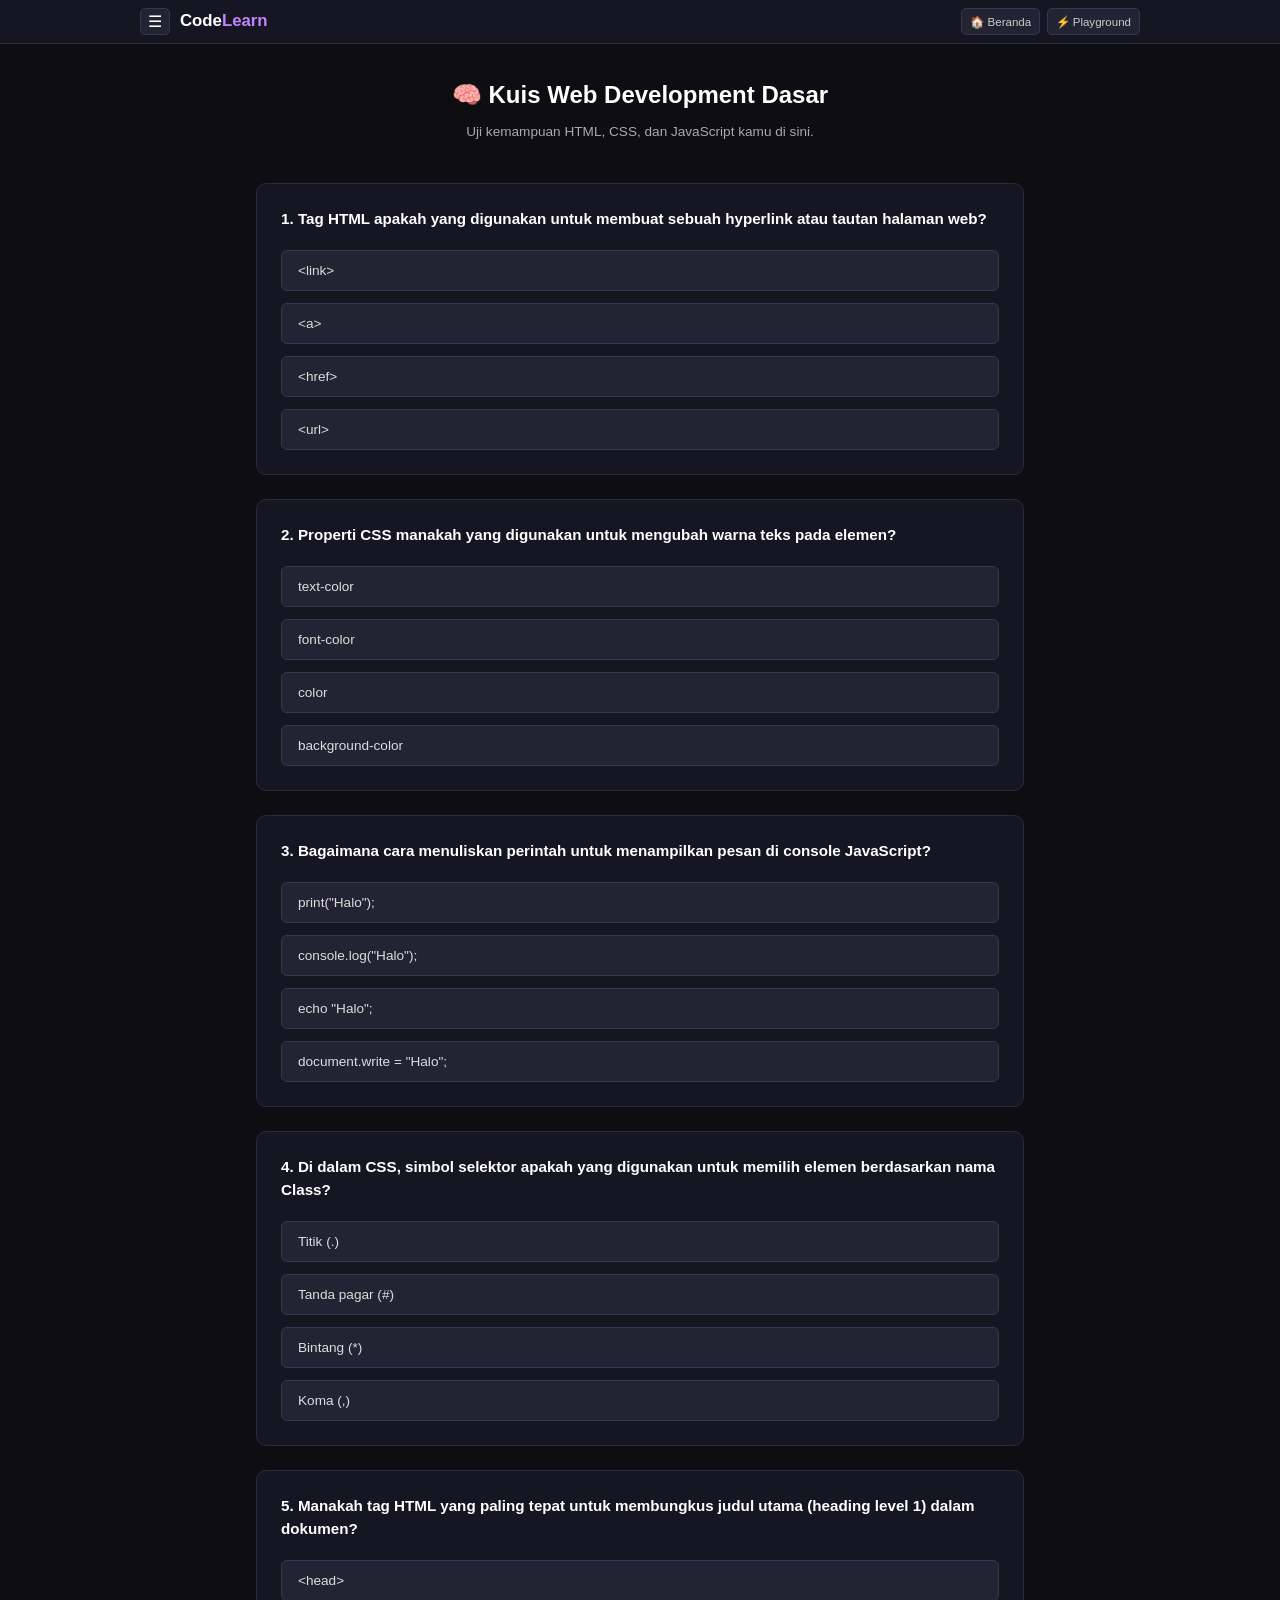
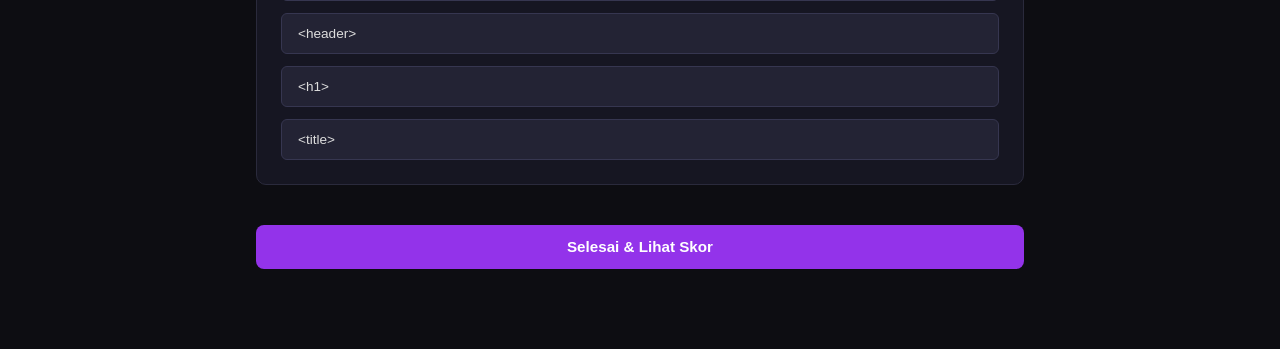
<file: quiz.html>
<!DOCTYPE html>
<html lang="id">
<head>
  <meta charset="UTF-8">
  <meta name="viewport" content="width=device-width, initial-scale=1.0">
  <title>Quiz Interaktif - CodeLearn</title>
  <style>
    * {
      box-sizing: border-box;
      margin: 0;
      padding: 0;
      font-family: -apple-system, BlinkMacSystemFont, "Segoe UI", Roboto, sans-serif;
    }
    body {
      background-color: #0d0d12;
      color: #ededed;
      line-height: 1.6;
      padding-bottom: 3rem;
    }

    /* --- NAVBAR HEADER --- */
    header {
      background-color: #161622;
      border-bottom: 1px solid #2a2a3c;
      padding: 0.5rem 0.8rem;
      position: sticky;
      top: 0;
      z-index: 90;
    }
    .nav-container {
      max-width: 1000px;
      margin: 0 auto;
      display: flex;
      justify-content: space-between;
      align-items: center;
    }
    .nav-left {
      display: flex;
      align-items: center;
      gap: 0.6rem;
    }
    .btn-hamburger {
      background: #232334;
      border: 1px solid #363650;
      color: #fff;
      font-size: 1rem;
      padding: 0.2rem 0.45rem;
      border-radius: 5px;
      cursor: pointer;
    }
    .logo {
      font-size: 1.05rem;
      font-weight: bold;
      color: #fff;
      text-decoration: none;
    }
    .logo span { color: #c084fc; }

    .nav-right {
      display: flex;
      align-items: center;
      gap: 0.4rem;
    }
    .btn-nav-sm {
      background: #232334;
      border: 1px solid #363650;
      color: #ccc;
      padding: 0.22rem 0.5rem;
      border-radius: 5px;
      font-size: 0.72rem;
      font-weight: 500;
      text-decoration: none;
      cursor: pointer;
      display: inline-flex;
      align-items: center;
      gap: 0.3rem;
      transition: all 0.2s;
    }
    .btn-nav-sm:hover { background: #2d2d42; color: #fff; }

    /* --- SIDEBAR DRAWER --- */
    .sidebar-overlay {
      position: fixed; top: 0; left: 0; right: 0; bottom: 0;
      background: rgba(0, 0, 0, 0.7); z-index: 100; opacity: 0; pointer-events: none; transition: opacity 0.3s ease;
    }
    .sidebar-overlay.active { opacity: 1; pointer-events: auto; }
    .sidebar {
      position: fixed; top: 0; left: 0; width: 260px; height: 100%;
      background: #161622; border-right: 1px solid #2a2a3c; z-index: 101; padding: 1rem;
      transform: translateX(-100%); transition: transform 0.3s ease; display: flex; flex-direction: column;
    }
    .sidebar.active { transform: translateX(0); }
    .sidebar-header {
      display: flex; justify-content: space-between; align-items: center;
      margin-bottom: 1.2rem; border-bottom: 1px solid #2a2a3c; padding-bottom: 0.6rem;
    }
    .btn-close { background: none; border: none; color: #aaa; font-size: 1.3rem; cursor: pointer; }
    .sidebar-menu { list-style: none; display: flex; flex-direction: column; gap: 0.4rem; overflow-y: auto; }
    .sidebar-menu a {
      display: flex; align-items: center; justify-content: space-between;
      padding: 0.55rem 0.7rem; color: #ddd; text-decoration: none; border-radius: 6px; font-size: 0.82rem; cursor: pointer;
    }
    .sidebar-menu a span { display: flex; align-items: center; gap: 0.7rem; }
    .sidebar-menu a:hover, .sidebar-menu a.active { background: #232334; color: #c084fc; }

    /* --- QUIZ STYLES (RAPI & JARAK AMAN) --- */
    .container { max-width: 800px; margin: 2rem auto; padding: 0 1rem; }
    
    .quiz-card {
      background: #161622;
      border: 1px solid #2a2a3c;
      border-radius: 10px;
      padding: 1.5rem;
      margin-bottom: 1.5rem; /* Jarak antar kartu soal lebih lega */
    }
    .quiz-question {
      font-size: 0.95rem;
      font-weight: bold;
      color: #fff;
      margin-bottom: 1.2rem; /* Jarak aman antara teks soal dan pilihan jawaban */
      line-height: 1.5;
    }
    .quiz-options {
      display: flex;
      flex-direction: column;
      gap: 0.75rem; /* Jarak antar tombol pilihan jawaban */
    }
    .quiz-option {
      background: #232334;
      border: 1px solid #363650;
      color: #ddd;
      padding: 0.75rem 1rem;
      border-radius: 6px;
      cursor: pointer;
      text-align: left;
      font-size: 0.85rem;
      transition: all 0.2s ease;
    }
    .quiz-option:hover {
      background: #2d2d42;
      border-color: #c084fc;
      color: #fff;
    }
    .result-box {
      text-align: center;
      background: #161622;
      border: 1px solid #2a2a3c;
      border-radius: 10px;
      padding: 2.5rem;
      display: none;
    }
    .btn-submit {
      width: 100%;
      padding: 0.85rem;
      background: #9333ea;
      color: #fff;
      font-weight: bold;
      border: none;
      border-radius: 8px;
      cursor: pointer;
      font-size: 0.95rem;
      margin-top: 1rem;
      transition: background 0.2s;
    }
    .btn-submit:hover {
      background: #7e22ce;
    }
  </style>
</head>
<body>

  <!-- NAVBAR HEADER -->
  <header>
    <div class="nav-container">
      <div class="nav-left">
        <button class="btn-hamburger" id="openMenuBtn">☰</button>
        <a href="index.html" class="logo">Code<span>Learn</span></a>
      </div>
      <div class="nav-right">
        <a href="index.html" class="btn-nav-sm">🏠 Beranda</a>
        <a href="playground.html" class="btn-nav-sm">⚡ Playground</a>
      </div>
    </div>
  </header>

  <!-- SIDEBAR MENU DRAWER -->
  <div class="sidebar-overlay" id="sidebarOverlay"></div>
  <aside class="sidebar" id="sidebar">
    <div class="sidebar-header">
      <a href="index.html" class="logo">Code<span>Learn</span></a>
      <button class="btn-close" id="closeMenuBtn">&times;</button>
    </div>
    <ul class="sidebar-menu">
      <li><a href="index.html"><span>🏠 Beranda</span></a></li>
      <li><a href="belajar.html"><span>📚 Materi Belajar</span></a></li>
      <li><a href="playground.html"><span>💻 Playground</span></a></li>
      <li><a href="quiz.html" class="active"><span>🧠 Quiz Interaktif</span></a></li>
      <li><a href="pricing.html"><span>⭐ Harga & Premium</span></a></li>
    </ul>
  </aside>

  <!-- KONTEN UTAMA KUIS -->
  <main class="container">
    <div style="text-align:center; margin-bottom:2.5rem;">
      <h2 style="color:#fff; margin-bottom:0.4rem;">🧠 Kuis Web Development Dasar</h2>
      <p style="color:#aaa; font-size:0.85rem;">Uji kemampuan HTML, CSS, dan JavaScript kamu di sini.</p>
    </div>

    <div id="quizContainer">
      <!-- Soal 1 -->
      <div class="quiz-card" data-q="1">
        <div class="quiz-question">1. Tag HTML apakah yang digunakan untuk membuat sebuah hyperlink atau tautan halaman web?</div>
        <div class="quiz-options">
          <button class="quiz-option" onclick="selectOption(this, 1, 'a')">&lt;link&gt;</button>
          <button class="quiz-option" onclick="selectOption(this, 1, 'b')">&lt;a&gt;</button>
          <button class="quiz-option" onclick="selectOption(this, 1, 'c')">&lt;href&gt;</button>
          <button class="quiz-option" onclick="selectOption(this, 1, 'd')">&lt;url&gt;</button>
        </div>
      </div>

      <!-- Soal 2 -->
      <div class="quiz-card" data-q="2">
        <div class="quiz-question">2. Properti CSS manakah yang digunakan untuk mengubah warna teks pada elemen?</div>
        <div class="quiz-options">
          <button class="quiz-option" onclick="selectOption(this, 2, 'a')">text-color</button>
          <button class="quiz-option" onclick="selectOption(this, 2, 'b')">font-color</button>
          <button class="quiz-option" onclick="selectOption(this, 2, 'c')">color</button>
          <button class="quiz-option" onclick="selectOption(this, 2, 'd')">background-color</button>
        </div>
      </div>

      <!-- Soal 3 -->
      <div class="quiz-card" data-q="3">
        <div class="quiz-question">3. Bagaimana cara menuliskan perintah untuk menampilkan pesan di console JavaScript?</div>
        <div class="quiz-options">
          <button class="quiz-option" onclick="selectOption(this, 3, 'a')">print("Halo");</button>
          <button class="quiz-option" onclick="selectOption(this, 3, 'b')">console.log("Halo");</button>
          <button class="quiz-option" onclick="selectOption(this, 3, 'c')">echo "Halo";</button>
          <button class="quiz-option" onclick="selectOption(this, 3, 'd')">document.write = "Halo";</button>
        </div>
      </div>

      <!-- Soal 4 -->
      <div class="quiz-card" data-q="4">
        <div class="quiz-question">4. Di dalam CSS, simbol selektor apakah yang digunakan untuk memilih elemen berdasarkan nama Class?</div>
        <div class="quiz-options">
          <button class="quiz-option" onclick="selectOption(this, 4, 'a')">Titik (.)</button>
          <button class="quiz-option" onclick="selectOption(this, 4, 'b')">Tanda pagar (#)</button>
          <button class="quiz-option" onclick="selectOption(this, 4, 'c')">Bintang (*)</button>
          <button class="quiz-option" onclick="selectOption(this, 4, 'd')">Koma (,)</button>
        </div>
      </div>

      <!-- Soal 5 -->
      <div class="quiz-card" data-q="5">
        <div class="quiz-question">5. Manakah tag HTML yang paling tepat untuk membungkus judul utama (heading level 1) dalam dokumen?</div>
        <div class="quiz-options">
          <button class="quiz-option" onclick="selectOption(this, 5, 'a')">&lt;head&gt;</button>
          <button class="quiz-option" onclick="selectOption(this, 5, 'b')">&lt;header&gt;</button>
          <button class="quiz-option" onclick="selectOption(this, 5, 'c')">&lt;h1&gt;</button>
          <button class="quiz-option" onclick="selectOption(this, 5, 'd')">&lt;title&gt;</button>
        </div>
      </div>

      <button onclick="submitQuiz()" class="btn-submit">Selesai & Lihat Skor</button>
    </div>

    <!-- Kotak Hasil Skor -->
    <div id="resultBox" class="result-box">
      <h3 style="color:#c084fc; margin-bottom:0.5rem; font-size:1.3rem;">🎉 Kuis Telah Selesai!</h3>
      <p id="scoreText" style="font-size:1.4rem; margin-bottom:1.5rem; font-weight:bold;"></p>
      <button onclick="location.reload()" style="padding:0.6rem 1.5rem; background:#232334; color:#fff; border:1px solid #363650; border-radius:6px; cursor:pointer; font-size:0.9rem;">Ulangi Kuis</button>
    </div>
  </main>

  <!-- SCRIPT LOGIKA KUIS -->
  <script>
    const correctAnswers = {
      1: 'b', // <a>
      2: 'c', // color
      3: 'b', // console.log()
      4: 'a', // titik (.) untuk class
      5: 'c'  // <h1>
    };

    let userAnswers = {};

    function selectOption(button, questionNum, chosenOption) {
      userAnswers[questionNum] = chosenOption;
      
      const card = button.closest('.quiz-card');
      const options = card.querySelectorAll('.quiz-option');
      
      // Reset warna opsi lain dalam satu kartu
      options.forEach(opt => {
        opt.style.background = '#232334';
        opt.style.borderColor = '#363650';
        opt.style.color = '#ddd';
      });
      
      // Beri gaya pada pilihan yang dipilih user
      button.style.background = '#2d2d42';
      button.style.borderColor = '#c084fc';
      button.style.color = '#fff';
    }

    function submitQuiz() {
      if (Object.keys(userAnswers).length === 0) {
        alert("Silakan jawab beberapa pertanyaan terlebih dahulu!");
        return;
      }

      let score = 0;
      const totalQuestions = Object.keys(correctAnswers).length;

      for (let q in correctAnswers) {
        if (userAnswers[q] === correctAnswers[q]) {
          score += (100 / totalQuestions);
        }
      }

      const finalScore = Math.round(score);

      document.getElementById('quizContainer').style.display = 'none';
      const resultBox = document.getElementById('resultBox');
      resultBox.style.display = 'block';
      document.getElementById('scoreText').textContent = `Skor Kamu: ${finalScore} / 100`;
    }

    // Toggle Sidebar
    const sidebar = document.getElementById('sidebar');
    const sidebarOverlay = document.getElementById('sidebarOverlay');
    document.getElementById('openMenuBtn').addEventListener('click', () => {
      sidebar.classList.add('active');
      sidebarOverlay.classList.add('active');
    });
    document.getElementById('closeMenuBtn').addEventListener('click', closeMenu);
    sidebarOverlay.addEventListener('click', closeMenu);

    function closeMenu() {
      sidebar.classList.remove('active');
      sidebarOverlay.classList.remove('active');
    }
  </script>
</body>
</html>
</file>
<file: css/style.css>
/* CodeLearn Core Design System */
:root {
  --bg-main: #080808;
  --bg-card: #111111;
  --bg-card-hover: #161616;
  --border-color: #242424;
  --primary: #7C3AED;
  --primary-hover: #8B5CF6;
  --text-main: #F5F5F5;
  --text-muted: #A1A1AA;
  --success: #10B981;
  --warning: #F59E0B;
  --font-sans: 'Inter', system-ui, -apple-system, BlinkMacSystemFont, sans-serif;
  --font-mono: 'JetBrains Mono', Fira Code, Consolas, monospace;
}

* {
  box-sizing: border-box;
  margin: 0;
  padding: 0;
}

body {
  background-color: var(--bg-main);
  color: var(--text-main);
  font-family: var(--font-sans);
  line-height: 1.6;
  min-height: 100vh;
  display: flex;
  flex-direction: column;
}

a {
  color: inherit;
  text-decoration: none;
}

button, input, select, textarea {
  font-family: inherit;
}

/* Base Layout */
.container {
  max-width: 1200px;
  margin: 0 auto;
  padding: 0 1.5rem;
  width: 100%;
}

/* Navbar */
.navbar {
  height: 64px;
  background-color: var(--bg-main);
  border-bottom: 1px solid var(--border-color);
  position: sticky;
  top: 0;
  z-index: 100;
  display: flex;
  align-items: center;
}

.nav-container {
  display: flex;
  align-items: center;
  justify-content: space-between;
  width: 100%;
}

.brand {
  display: flex;
  align-items: center;
  gap: 0.75rem;
}

.hamburger-btn {
  background: none;
  border: 1px solid var(--border-color);
  color: var(--text-main);
  padding: 0.4rem 0.6rem;
  border-radius: 6px;
  cursor: pointer;
  font-size: 1.1rem;
}

.hamburger-btn:hover {
  border-color: var(--primary);
}

.logo {
  font-weight: 700;
  font-size: 1.25rem;
  letter-spacing: -0.5px;
}

.logo span {
  color: var(--primary);
}

.nav-links {
  display: flex;
  align-items: center;
  gap: 1.5rem;
  list-style: none;
}

.nav-links a {
  color: var(--text-muted);
  font-size: 0.95rem;
  transition: color 0.2s;
}

.nav-links a:hover, .nav-links a.active {
  color: var(--text-main);
}

.btn-primary {
  background-color: var(--primary);
  color: #ffffff;
  padding: 0.5rem 1.2rem;
  border-radius: 6px;
  font-weight: 500;
  border: none;
  cursor: pointer;
  transition: background-color 0.2s;
  display: inline-flex;
  align-items: center;
  gap: 0.5rem;
}

.btn-primary:hover {
  background-color: var(--primary-hover);
}

.btn-outline {
  background-color: transparent;
  color: var(--text-main);
  border: 1px solid var(--border-color);
  padding: 0.5rem 1.2rem;
  border-radius: 6px;
  font-weight: 500;
  cursor: pointer;
  transition: all 0.2s;
}

.btn-outline:hover {
  border-color: var(--primary);
  color: var(--primary-hover);
}

/* Sidebar Drawer */
.sidebar-overlay {
  position: fixed;
  inset: 0;
  background-color: rgba(0, 0, 0, 0.7);
  z-index: 200;
  opacity: 0;
  visibility: hidden;
  transition: all 0.3s;
}

.sidebar-overlay.active {
  opacity: 1;
  visibility: visible;
}

.sidebar {
  position: fixed;
  top: 0;
  left: -280px;
  width: 280px;
  height: 100%;
  background-color: var(--bg-card);
  border-right: 1px solid var(--border-color);
  z-index: 201;
  transition: left 0.3s ease;
  padding: 1.5rem;
  display: flex;
  flex-direction: column;
  overflow-y: auto;
}

.sidebar.active {
  left: 0;
}

.sidebar-header {
  display: flex;
  justify-content: space-between;
  align-items: center;
  margin-bottom: 2rem;
}

.sidebar-close {
  background: none;
  border: none;
  color: var(--text-muted);
  font-size: 1.5rem;
  cursor: pointer;
}

.sidebar-section-title {
  color: var(--text-muted);
  font-size: 0.75rem;
  font-weight: 700;
  letter-spacing: 0.05em;
  text-transform: uppercase;
  margin: 1.5rem 0 0.5rem 0;
}

.sidebar-menu {
  list-style: none;
}

.sidebar-menu li a {
  display: flex;
  align-items: center;
  justify-content: space-between;
  padding: 0.6rem 0.8rem;
  border-radius: 6px;
  color: var(--text-main);
  font-size: 0.9rem;
}

.sidebar-menu li a:hover {
  background-color: var(--bg-card-hover);
  color: var(--primary-hover);
}

/* Utility Cards & Badges */
.card {
  background-color: var(--bg-card);
  border: 1px solid var(--border-color);
  border-radius: 8px;
  padding: 1.5rem;
}

.badge {
  display: inline-block;
  padding: 0.2rem 0.6rem;
  border-radius: 4px;
  font-size: 0.75rem;
  font-weight: 600;
}

.badge-free {
  background-color: rgba(16, 185, 129, 0.15);
  color: var(--success);
  border: 1px solid rgba(16, 185, 129, 0.3);
}

.badge-premium {
  background-color: rgba(124, 58, 237, 0.15);
  color: var(--primary-hover);
  border: 1px solid rgba(124, 58, 237, 0.3);
}

/* Progress Bar */
.progress-bar-bg {
  width: 100%;
  height: 8px;
  background-color: #222222;
  border-radius: 4px;
  overflow: hidden;
  margin: 0.5rem 0;
}

.progress-bar-fill {
  height: 100%;
  background-color: var(--primary);
  border-radius: 4px;
  transition: width 0.3s ease;
}

/* Code Display Block */
.code-block {
  background-color: #0d0d0d;
  border: 1px solid var(--border-color);
  border-radius: 6px;
  padding: 1rem;
  font-family: var(--font-mono);
  font-size: 0.88rem;
  color: #e0e0e0;
  overflow-x: auto;
  white-space: pre;
  margin: 1rem 0;
}

/* Footer */
footer {
  margin-top: auto;
  border-top: 1px solid var(--border-color);
  padding: 2rem 0;
  color: var(--text-muted);
  font-size: 0.85rem;
  text-align: center;
}

@media (max-width: 768px) {
  .nav-links {
    display: none;
  }
  }
</file>
